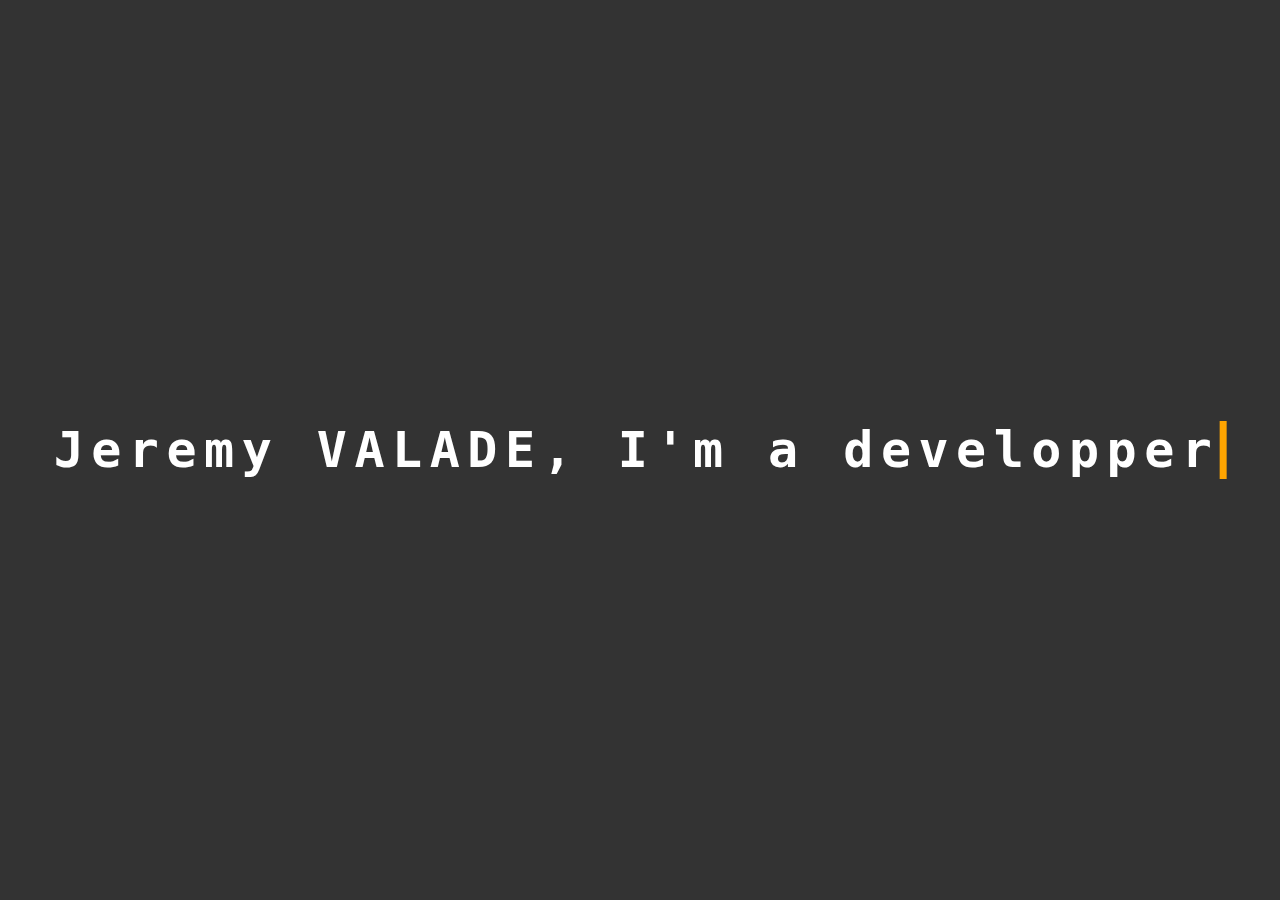
<file: index.html>
<!DOCTYPE html>
<html>
    <head>
        <link rel='stylesheet' href='css/main.css'>
    </head>
<body>
    <div class="typewriter">
        <h1>Jeremy VALADE, I'm a developper</h1>
    </div>
</body>
</html>
</file>
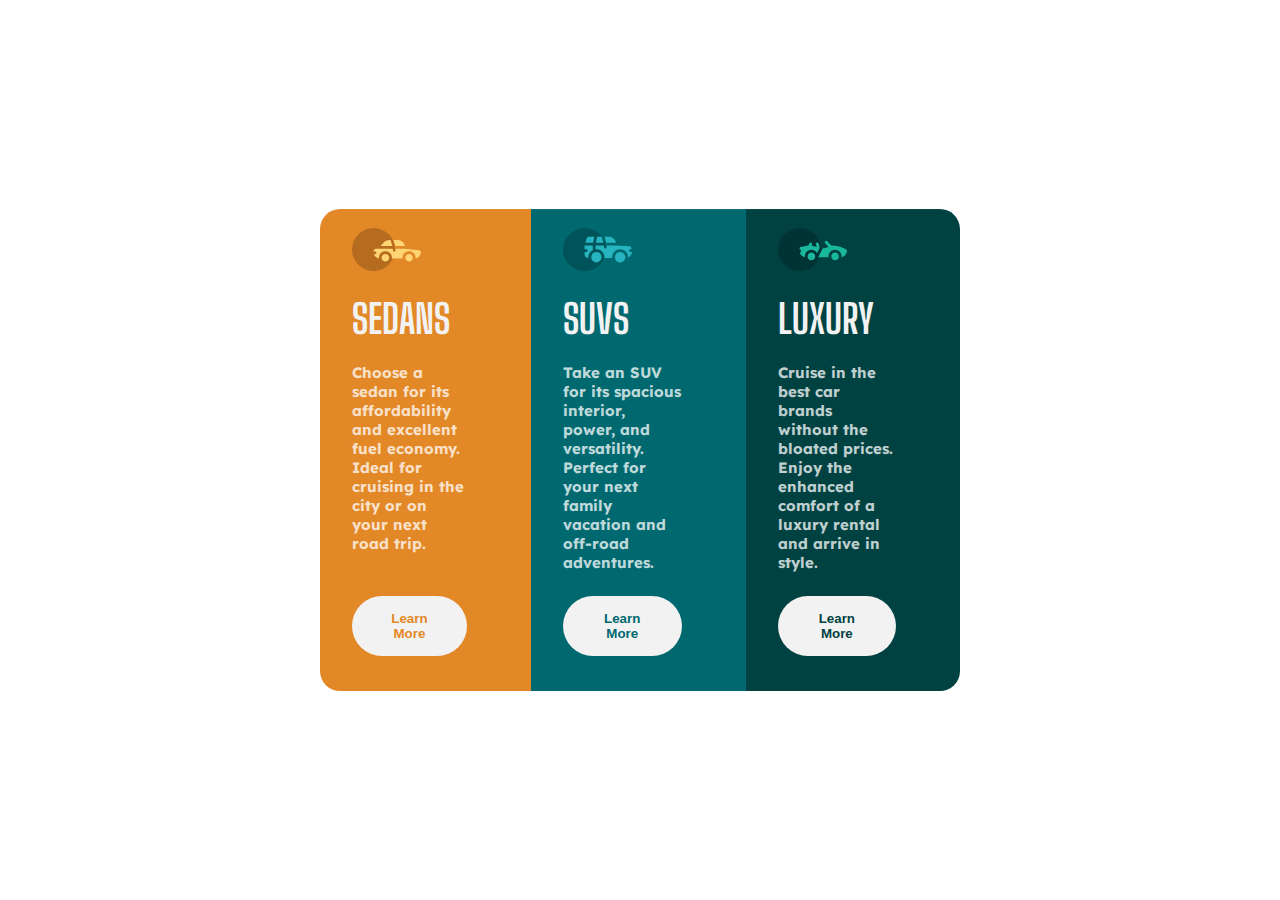
<file: columnPreviewCard/index.html>
<!DOCTYPE html>
<html lang = "en">
<head>
    <meta charset='utf-8'>
    <meta name="viewport" content="width=device-width, initial-scale=1.0">
    <meta name="description" content="Challenge by Frontend Mentor">
    <meta name="author" content="Jérémy VALADE">
    <link rel='stylesheet' href='css/main.css'>
    <title>Column Preview Card</title>
    <link rel="icon" type="image/png" sizes="32x32" href="./assets/images/favicon-32x32.png">
</head>
<body>
    <div class = "container">
        <div class = "sedans">           
            <img src = "assets/images/icon-sedans.svg">
            <h1>SEDANS</h1>            
            <p>                 
                Choose a sedan for its affordability and excellent fuel economy. Ideal for cruising in the city 
                or on your next road trip.
            </p>
            <button type = "submit">Learn More</button>
        </div>
        <div class = "suvs">            
            <img src = "assets/images/icon-suvs.svg">
            <h1>SUVS</h1>
            <p> 
                Take an SUV for its spacious interior, power, and versatility. Perfect for your next family vacation 
                and off-road adventures.
            </p> 
            <button type = "submit">Learn More</button>
        </div>
        <div class = "luxury">            
            <img src = "assets/images/icon-luxury.svg">
            <h1>LUXURY</h1>            
            <p>
                Cruise in the best car brands without the bloated prices. Enjoy the enhanced comfort of a luxury 
                rental and arrive in style.
            </p>
            <button type = "submit">Learn More</button>
        </div>
    </div>
</body>
</html>
</file>
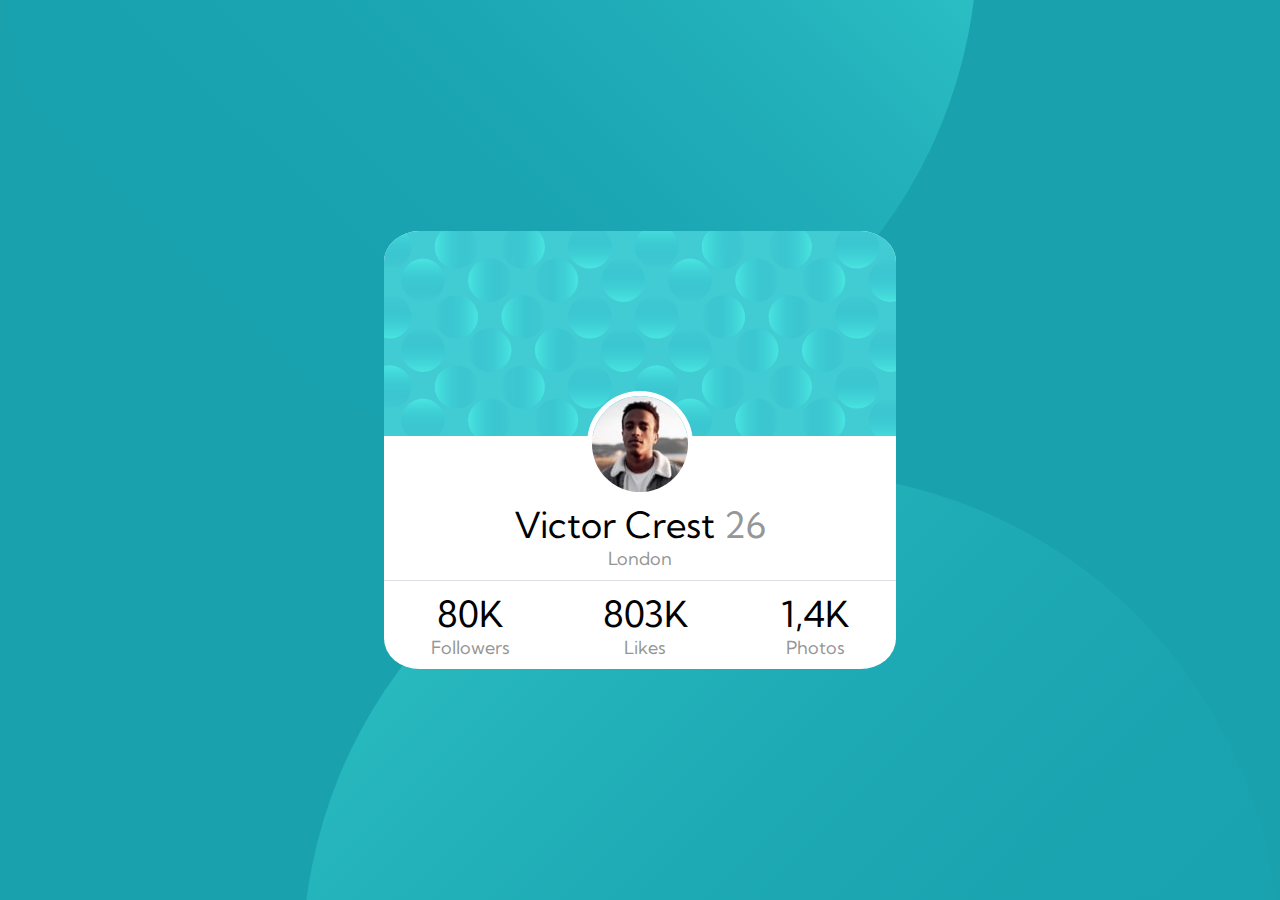
<file: profileCardComponent/index.html>
<!DOCTYPE html>
<html lang = "en">
<head>
    <meta charset='utf-8'>
    <meta name="viewport" content="width=device-width, initial-scale=1.0">
    <meta name="description" content="Challenge by Frontend Mentor">
    <meta name="author" content="Jérémy VALADE">
    <link rel='stylesheet' href='css/main.css'>
    <title>Profile card component</title>
    <link rel="icon" type="image/png" sizes="32x32" href="./assets/images/favicon-32x32.png">
</head>
<body>
    <div class = "card">
        <div class = "header">
            <img class = "img-card" src = "assets/images/bg-pattern-card.svg" alt = "blue">            
            <img  class = "victor" src = "assets/images/image-victor.jpg" alt = "victor">
        </div>
        <div class = "description">
            <h1>Victor Crest <span>26</span></h1>
            <span>London</span>
        </div>
        <hr>
        <div class = "informations">
            <div class = "followers">
                <h1>80K</h1>
                <span>Followers</span>
            </div>
            <div class = "likes">
                <h1>803K</h1>
                <span>Likes</span>
            </div>
            <div class = "photos">
                <h1>1,4K</h1>
                <span>Photos</span>
            </div>
        </div>
    </div>  
</body>
</html>
</file>
<file: css/main.css>
* {
  margin: 0;
  padding: 0;
  box-sizing: border-box;
}

/* GLOBAL STYLES */
body {
  background: #333;
  position: absolute;
  top: 50%;
  left: 50%;
  transform: translate(-50%, -50%);
}

/* DEMO-SPECIFIC STYLES */
.typewriter h1 {
  font-size: 50px;
  color: #fff;
  font-family: monospace;
  overflow: hidden;
  /* Ensures the content is not revealed until the animation */
  border-right: 0.15em solid orange;
  /* The typwriter cursor */
  white-space: nowrap;
  /* Keeps the content on a single line */
  margin: 0 auto;
  /* Gives that scrolling effect as the typing happens */
  letter-spacing: 0.15em;
  /* Adjust as needed */
  animation: typing 3.5s steps(30, end), blink-caret 0.5s step-end infinite;
}

/* The typing effect */
@keyframes typing {
  from {
    width: 0;
  }
  to {
    width: 100%;
  }
}
/* The typewriter cursor effect */
@keyframes blink-caret {
  from, to {
    border-color: transparent;
  }
  50% {
    border-color: orange;
  }
}

/*# sourceMappingURL=main.css.map */
</file>
<file: columnPreviewCard/css/main.css>
@import url("../assets/fonts/stylesheet.css");
* {
  margin: 0;
  padding: 0;
  box-sizing: border-box;
}

body {
  --color-sedans: hsl(31, 77%, 52%);
  --color-suvs: hsl(184, 100%, 22%);
  --color-luxury: hsl(179, 100%, 13%);
  --color-paragraph: hsla(0, 0%, 100%, 0.75);
  --color-font: hsl(0, 0%, 95%);
  color: var(--color-font);
  font-size: 15px;
  height: 100vh;
  font-family: "LexendDeca";
  position: relative;
}
body .container {
  display: flex;
  width: 50%;
  margin: auto;
  position: relative;
  top: 50%;
  transform: translateY(-50%);
  border-radius: 20px;
  overflow: hidden;
}
body .container div {
  padding-left: 5%;
  padding-right: 10%;
  padding-top: 3%;
  padding-bottom: 5%;
}
body .container div img {
  height: 10%;
}
body .container div h1 {
  font-family: "bigShouldersDisplay";
  font-size: 40px;
  margin-top: 20px;
  margin-bottom: 20px;
}
body .container div p {
  color: var(--color-paragraph);
  height: 50%;
  margin-bottom: 15%;
}
body .container div button {
  background-color: var(--color-font);
  padding: 15px;
  padding-right: 30px;
  padding-left: 30px;
  border-radius: 35px;
  border: 0px;
  font-weight: bold;
  margin-bottom: 10%;
}
body .container div button:hover {
  transform: scale(1.2);
}
body .container .sedans {
  background-color: var(--color-sedans);
}
body .container .sedans button {
  color: var(--color-sedans);
}
body .container .suvs {
  background-color: var(--color-suvs);
}
body .container .suvs button {
  color: var(--color-suvs);
}
body .container .luxury {
  background-color: var(--color-luxury);
}
body .container .luxury button {
  color: var(--color-luxury);
}

@media (max-width: 900px) {
  body .container {
    width: 80%;
  }
}
@media (max-width: 640px) {
  body {
    margin-top: 8%;
    height: auto;
  }
  body .container {
    width: 80%;
    flex-direction: column;
    top: 0;
    transform: translateY(0);
    margin-bottom: 8%;
  }
  body .container div img {
    height: 15%;
  }
  body .container div p {
    height: auto;
  }
  body .container div button {
    margin-bottom: 5%;
  }
}

/*# sourceMappingURL=main.css.map */
</file>
<file: profileCardComponent/css/main.css>
@charset "UTF-8";
@import url("../assets/fonts/stylesheet.css");
* {
  margin: 0;
  padding: 0;
  box-sizing: border-box;
}

body {
  --color-cyan: hsl(185, 75%, 39%);
  --color-dark-blue: hsl(229, 23%, 23%);
  --color-dark-grey: hsl(227, 10%, 46%);
  --color-dark-grey-neutral: hsl(0, 0%, 59%);
  font-family: "KumbhSans";
  font-size: 18px;
  height: 100vh;
  overflow: hidden;
  background: url("../assets/images/bg-pattern-top.svg") left 0px top -550px no-repeat, url("../assets/images/bg-pattern-bottom.svg") right 0px bottom -550px no-repeat;
  background-position: fixed, fixed;
  background-color: var(--color-cyan);
}
body .card {
  width: 20%;
  border-radius: 7%;
  overflow: hidden;
  text-align: center;
  background-color: white;
  padding-bottom: 10px;
  position: absolute;
  /* postulat de départ */
  top: 50%;
  left: 50%;
  /* à 50%/50% du parent référent */
  transform: translate(-50%, -50%);
  /* décalage de 50% de sa propre taille */
  z-index: 2;
}
body .card span {
  color: var(--color-dark-grey-neutral);
}
body .card .header {
  margin-bottom: -50px;
}
body .card .header .img-card {
  width: 100%;
}
body .card .header .victor {
  border-radius: 50%;
  border: 5px solid white;
  position: relative;
  top: -50px;
}
body .card hr {
  background-color: #dcdee5;
  margin: auto;
  margin-bottom: 10px;
  margin-top: 10px;
  height: 1px;
  border: none;
}
body .card .informations {
  display: flex;
  justify-content: space-around;
  text-align: center;
}

@media (max-width: 1400px) {
  body .card {
    width: 40%;
  }
}
@media (max-width: 600px) {
  body {
    background: url("../assets/images/bg-pattern-top.svg") left 140% top 115% no-repeat, url("../assets/images/bg-pattern-bottom.svg") left -33% top -17% no-repeat;
    background-color: var(--color-cyan);
  }
  body .card {
    width: 80%;
  }
}

/*# sourceMappingURL=main.css.map */
</file>
